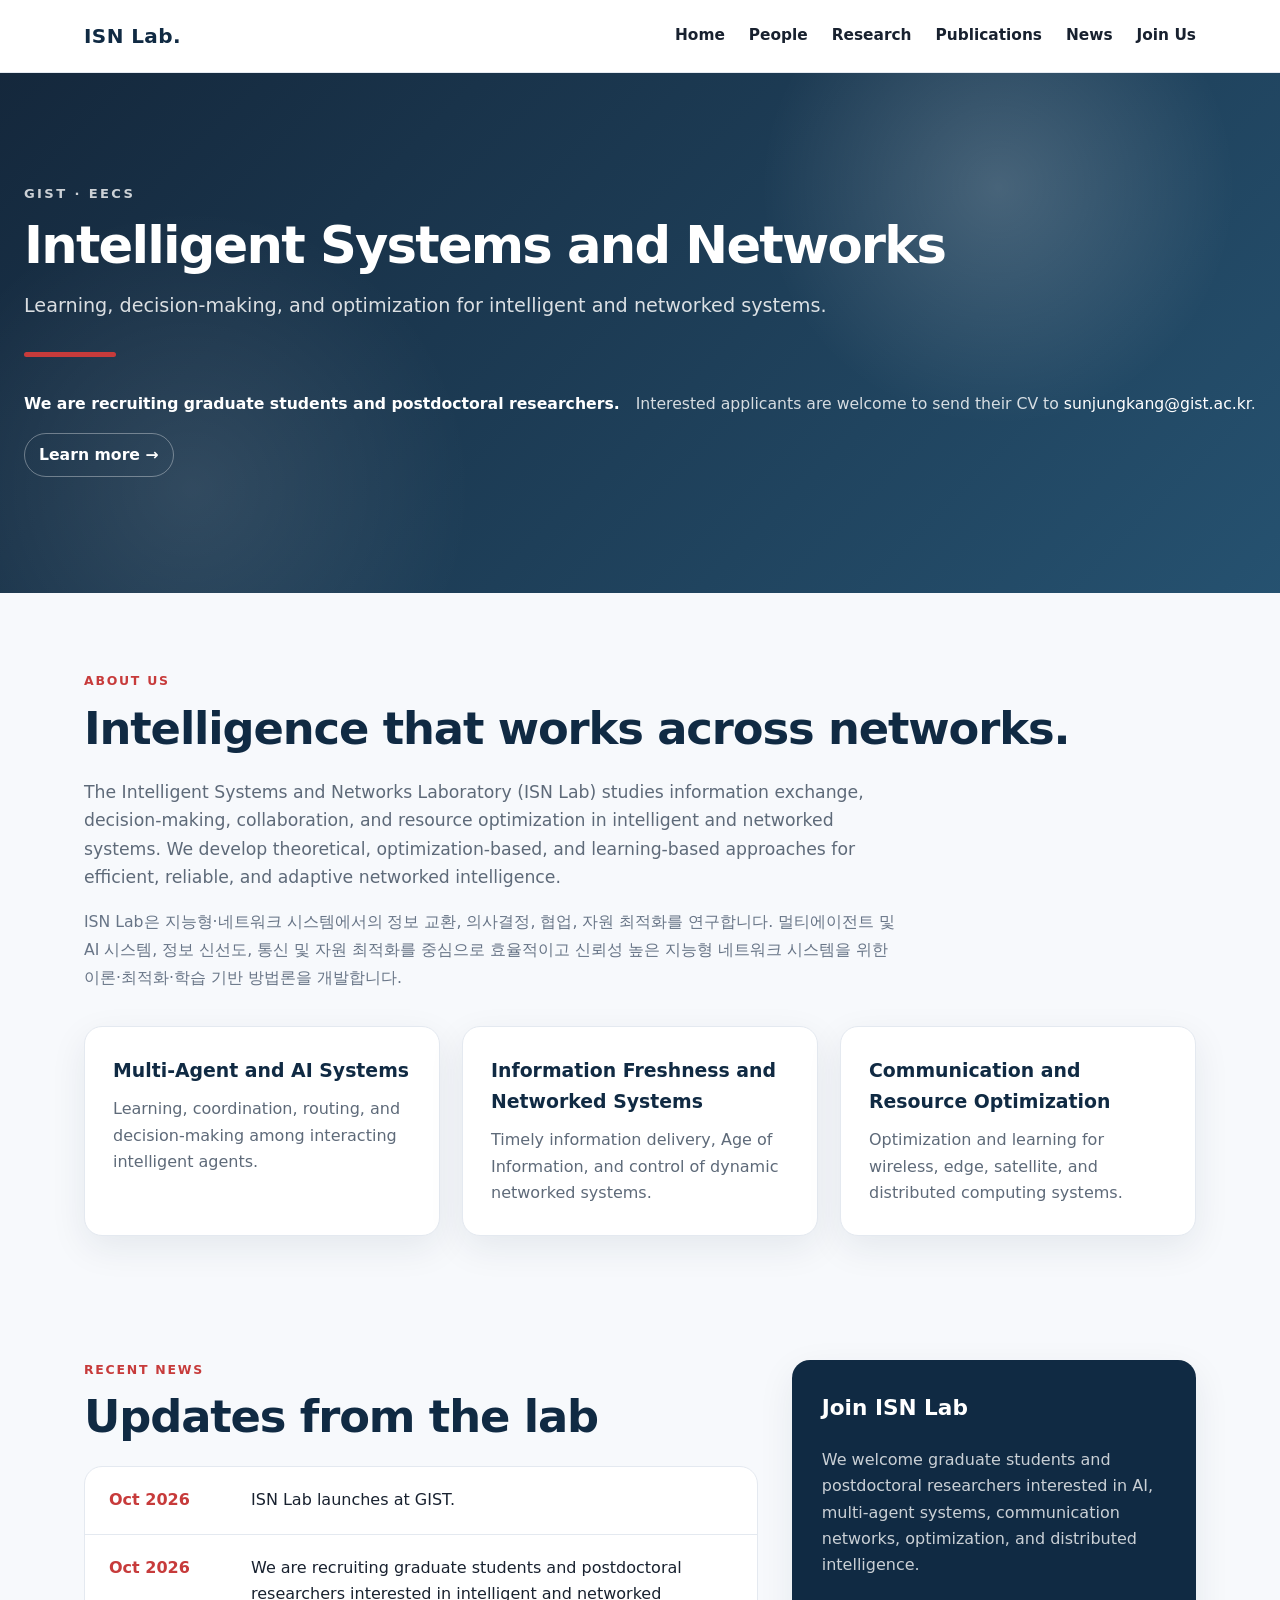
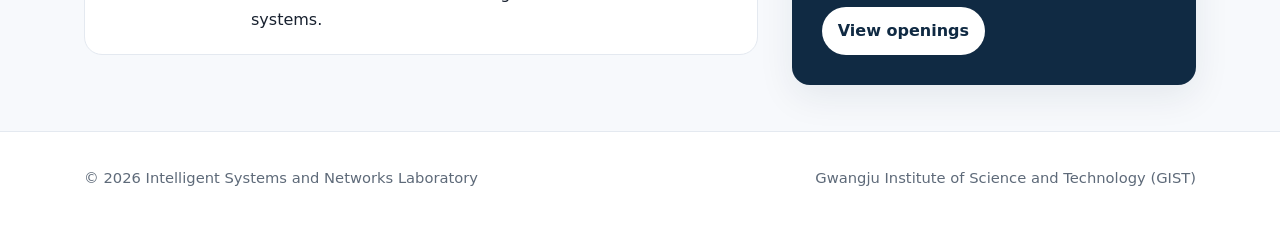
<file: index.html>
<!DOCTYPE html>
<html lang="en">
<head>
  <meta charset="UTF-8">
  <meta name="viewport" content="width=device-width, initial-scale=1.0">
  <meta name="description" content="Intelligent Systems and Networks Laboratory at GIST">
  <title>Home | ISN Lab</title>
  <link rel="stylesheet" href="assets/css/style.css">
</head>
<body>

<header class="site-header">
  <nav class="nav">
    <a class="brand" href="index.html">ISN Lab.</a>
    <div class="nav-links">
      <a href="index.html">Home</a>
      <a href="people.html">People</a>
      <a href="research.html">Research</a>
      <a href="publications.html">Publications</a>
      <a href="news.html">News</a>
      <a href="join.html">Join Us</a>
    </div>
  </nav>
</header>


<main>
  <section class="hero">
    <div class="hero-inner">
      <div class="kicker">GIST · EECS</div>
      <h1>Intelligent Systems and Networks</h1>
      <p class="tagline">
        Learning, decision-making, and optimization for intelligent and networked systems.
      </p>

      <div class="hero-underline"></div>

      <div class="hero-recruiting">
        <strong>We are recruiting graduate students and postdoctoral researchers.</strong>
        <span>
          Interested applicants are welcome to send their CV to
          <a href="mailto:sunjungkang@gist.ac.kr">sunjungkang@gist.ac.kr</a>.
        </span>
        <a class="hero-recruiting-link" href="join.html">Learn more →</a>
      </div>
    </div>
  </section>


  <section class="section">
    <div class="eyebrow">About us</div>

    <h2 class="section-title">
      Intelligence that works across networks.
    </h2>

    <p class="section-lead">
      The Intelligent Systems and Networks Laboratory (ISN Lab) studies information exchange,
      decision-making, collaboration, and resource optimization in intelligent and networked systems.
      We develop theoretical, optimization-based, and learning-based approaches for efficient,
      reliable, and adaptive networked intelligence.
    </p>

    <p class="section-lead korean-intro">
      ISN Lab은 지능형·네트워크 시스템에서의 정보 교환, 의사결정, 협업, 자원 최적화를 연구합니다.
      멀티에이전트 및 AI 시스템, 정보 신선도, 통신 및 자원 최적화를 중심으로
      효율적이고 신뢰성 높은 지능형 네트워크 시스템을 위한 이론·최적화·학습 기반 방법론을 개발합니다.
    </p>

    <div class="grid-3">

      <article class="card">
        <h3>Multi-Agent and AI Systems</h3>
        <p>
          Learning, coordination, routing, and decision-making among interacting intelligent agents.
        </p>
      </article>

      <article class="card">
        <h3>Information Freshness and Networked Systems</h3>
        <p>
          Timely information delivery, Age of Information, and control of dynamic networked systems.
        </p>
      </article>

      <article class="card">
        <h3>Communication and Resource Optimization</h3>
        <p>
          Optimization and learning for wireless, edge, satellite, and distributed computing systems.
        </p>
      </article>

    </div>
  </section>


  <section class="section compact">
    <div class="split">

      <div>
        <div class="eyebrow">Recent news</div>

        <h2 class="section-title">
          Updates from the lab
        </h2>

        <ul class="news-list">
          <li>
            <span class="news-date">Oct 2026</span>
            <span class="news-text">
              ISN Lab launches at GIST.
            </span>
          </li>

          <li>
            <span class="news-date">Oct 2026</span>
            <span class="news-text">
              We are recruiting graduate students and postdoctoral researchers
              interested in intelligent and networked systems.
            </span>
          </li>
        </ul>
      </div>


      <aside class="callout">
        <h3>Join ISN Lab</h3>

        <p>
          We welcome graduate students and postdoctoral researchers interested in
          AI, multi-agent systems, communication networks, optimization,
          and distributed intelligence.
        </p>

        <a class="button" href="join.html">
          View openings
        </a>
      </aside>

    </div>
  </section>
</main>


<footer class="footer">
  <div class="footer-inner">
    <div>
      © 2026 Intelligent Systems and Networks Laboratory
    </div>

    <div>
      Gwangju Institute of Science and Technology (GIST)
    </div>
  </div>
</footer>

</body>
</html>
</file>
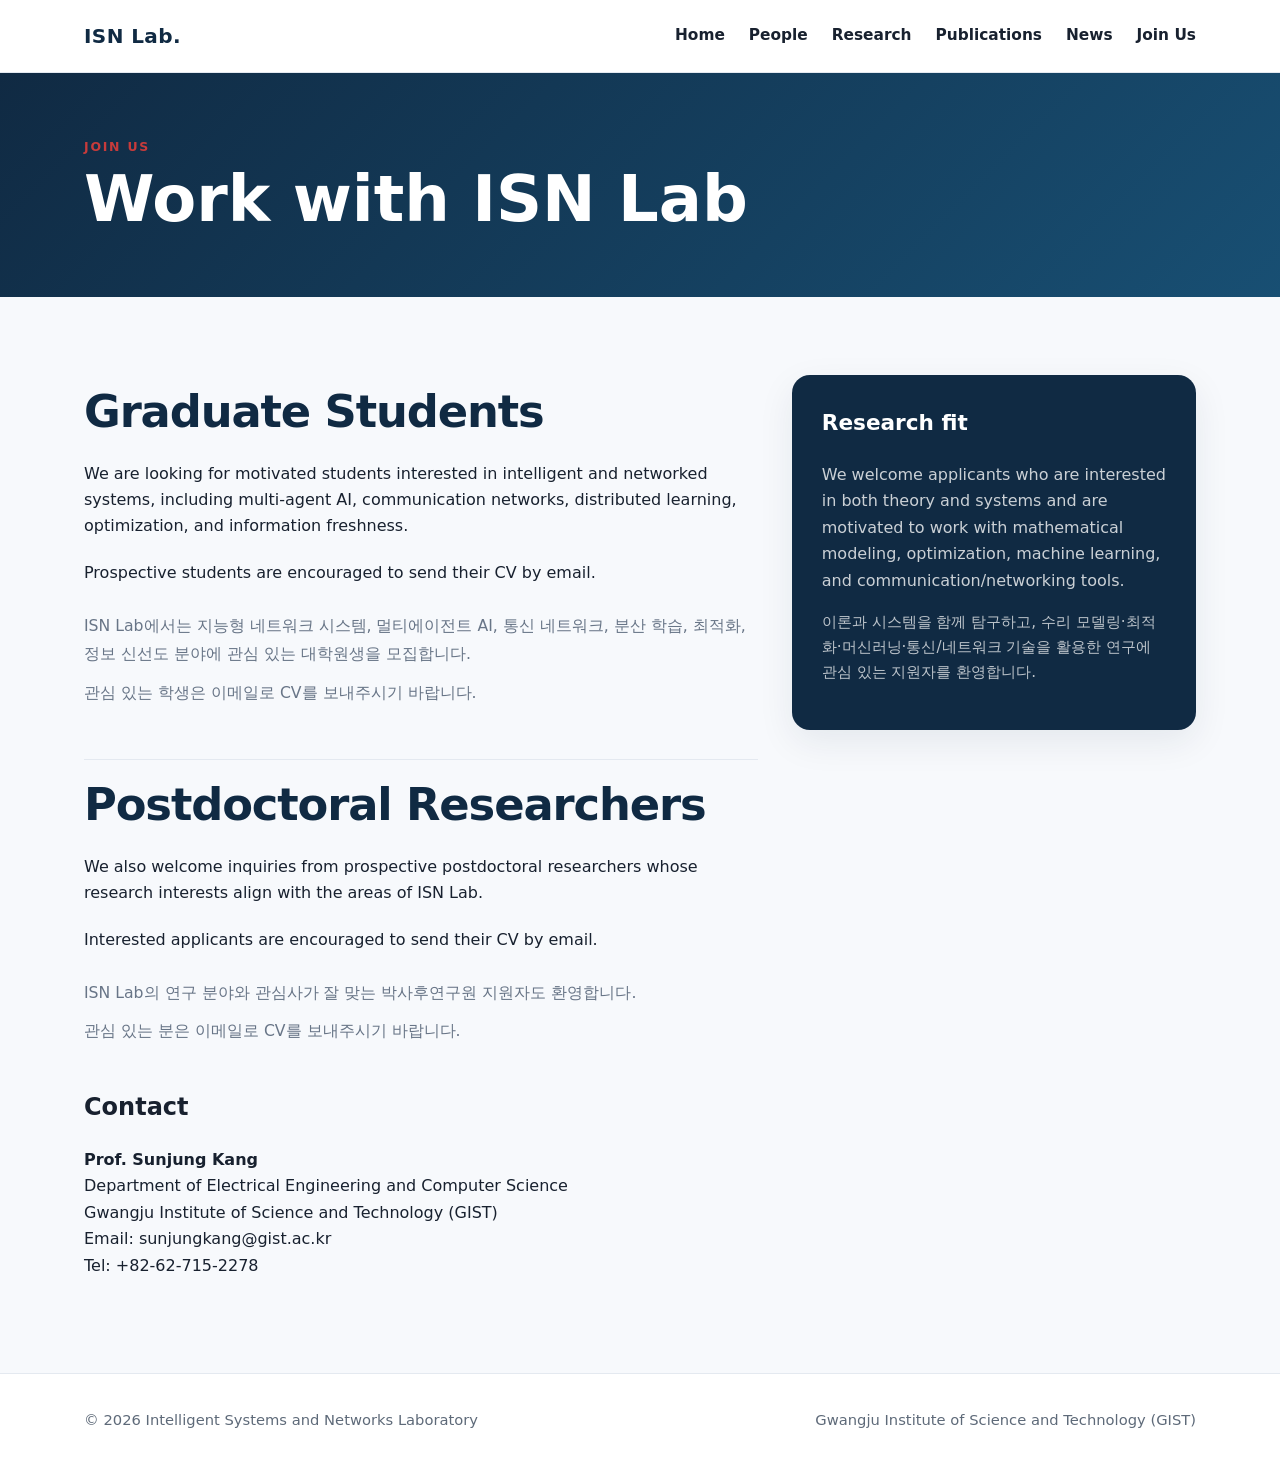
<file: join.html>
<!DOCTYPE html>
<html lang="en">
<head>
  <meta charset="UTF-8">
  <meta name="viewport" content="width=device-width, initial-scale=1.0">
  <meta name="description" content="Intelligent Systems and Networks Laboratory at GIST">
  <title>Join Us | ISN Lab</title>
  <link rel="stylesheet" href="assets/css/style.css">
</head>

<body>

<header class="site-header">
  <nav class="nav">
    <a class="brand" href="index.html">ISN Lab.</a>

    <div class="nav-links">
      <a href="index.html">Home</a>
      <a href="people.html">People</a>
      <a href="research.html">Research</a>
      <a href="publications.html">Publications</a>
      <a href="news.html">News</a>
      <a href="join.html">Join Us</a>
    </div>
  </nav>
</header>


<div class="page-hero">
  <section class="section">
    <div class="eyebrow">Join us</div>
    <h1>Work with ISN Lab</h1>
  </section>
</div>


<main class="section">
  <div class="split">

    <div>

      <!-- Graduate Students -->
      <h2 class="section-title">Graduate Students</h2>

      <div class="recruitment-text">
        <p>
          We are looking for motivated students interested in intelligent and networked systems,
          including multi-agent AI, communication networks, distributed learning, optimization,
          and information freshness.
        </p>

        <p>
          Prospective students are encouraged to send their CV by email.
        </p>

        <div class="recruitment-korean">
          <p>
            ISN Lab에서는 지능형 네트워크 시스템, 멀티에이전트 AI, 통신 네트워크,
            분산 학습, 최적화, 정보 신선도 분야에 관심 있는 대학원생을 모집합니다.
          </p>

          <p>
            관심 있는 학생은 이메일로 CV를 보내주시기 바랍니다.
          </p>
        </div>
      </div>


      <!-- Postdoctoral Researchers -->
      <h2 class="section-title" style="margin-top:52px;">
        Postdoctoral Researchers
      </h2>

      <div class="recruitment-text">
        <p>
          We also welcome inquiries from prospective postdoctoral researchers
          whose research interests align with the areas of ISN Lab.
        </p>

        <p>
          Interested applicants are encouraged to send their CV by email.
        </p>

        <div class="recruitment-korean">
          <p>
            ISN Lab의 연구 분야와 관심사가 잘 맞는 박사후연구원 지원자도 환영합니다.
          </p>

          <p>
            관심 있는 분은 이메일로 CV를 보내주시기 바랍니다.
          </p>
        </div>
      </div>


      <!-- Contact -->
      <h2 style="margin-top:42px;">Contact</h2>

      <p>
        <strong>Prof. Sunjung Kang</strong><br>
        Department of Electrical Engineering and Computer Science<br>
        Gwangju Institute of Science and Technology (GIST)<br>
        Email:
        <a href="mailto:sunjungkang@gist.ac.kr">
          sunjungkang@gist.ac.kr
        </a><br>
        Tel: +82-62-715-2278
      </p>

    </div>


    <!-- Research Fit -->
    <aside class="callout">

      <h3>Research fit</h3>

      <p>
        We welcome applicants who are interested in both theory and systems
        and are motivated to work with mathematical modeling, optimization,
        machine learning, and communication/networking tools.
      </p>

      <p style="margin-top:16px; font-size:0.95rem; color:rgba(255,255,255,.72);">
        이론과 시스템을 함께 탐구하고,
        수리 모델링·최적화·머신러닝·통신/네트워크 기술을 활용한 연구에
        관심 있는 지원자를 환영합니다.
      </p>

    </aside>

  </div>
</main>


<footer class="footer">
  <div class="footer-inner">
    <div>© 2026 Intelligent Systems and Networks Laboratory</div>
    <div>Gwangju Institute of Science and Technology (GIST)</div>
  </div>
</footer>

</body>
</html>
</file>
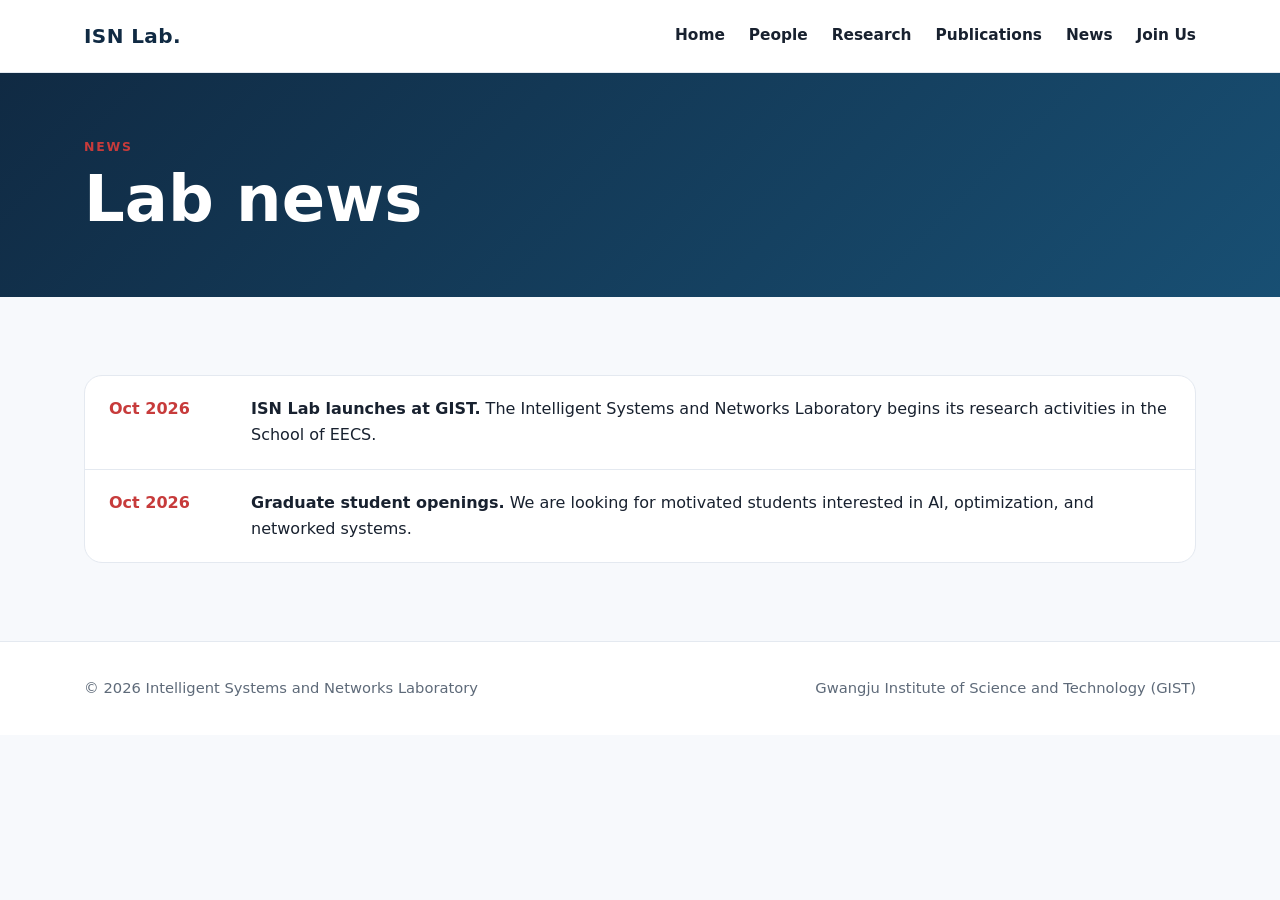
<file: news.html>
<!DOCTYPE html>
<html lang="en">
<head>
  <meta charset="UTF-8">
  <meta name="viewport" content="width=device-width, initial-scale=1.0">
  <meta name="description" content="Intelligent Systems and Networks Laboratory at GIST">
  <title>News | ISN Lab</title>
  <link rel="stylesheet" href="assets/css/style.css">
</head>
<body>

<header class="site-header">
  <nav class="nav">
    <a class="brand" href="index.html">ISN Lab.</a>
    <div class="nav-links">
      <a href="index.html">Home</a>
      <a href="people.html">People</a>
      <a href="research.html">Research</a>
      <a href="publications.html">Publications</a>
      <a href="news.html">News</a>
      <a href="join.html">Join Us</a>
    </div>
  </nav>
</header>


<div class="page-hero">
  <section class="section">
    <div class="eyebrow">News</div>
    <h1>Lab news</h1>
  </section>
</div>
<main class="section">
  <ul class="news-list">
    <li><span class="news-date">Oct 2026</span><span class="news-text"><strong>ISN Lab launches at GIST.</strong> The Intelligent Systems and Networks Laboratory begins its research activities in the School of EECS.</span></li>
    <li><span class="news-date">Oct 2026</span><span class="news-text"><strong>Graduate student openings.</strong> We are looking for motivated students interested in AI, optimization, and networked systems.</span></li>
  </ul>
</main>


<footer class="footer">
  <div class="footer-inner">
    <div>© 2026 Intelligent Systems and Networks Laboratory</div>
    <div>Gwangju Institute of Science and Technology (GIST)</div>
  </div>
</footer>

</body>
</html>
</file>
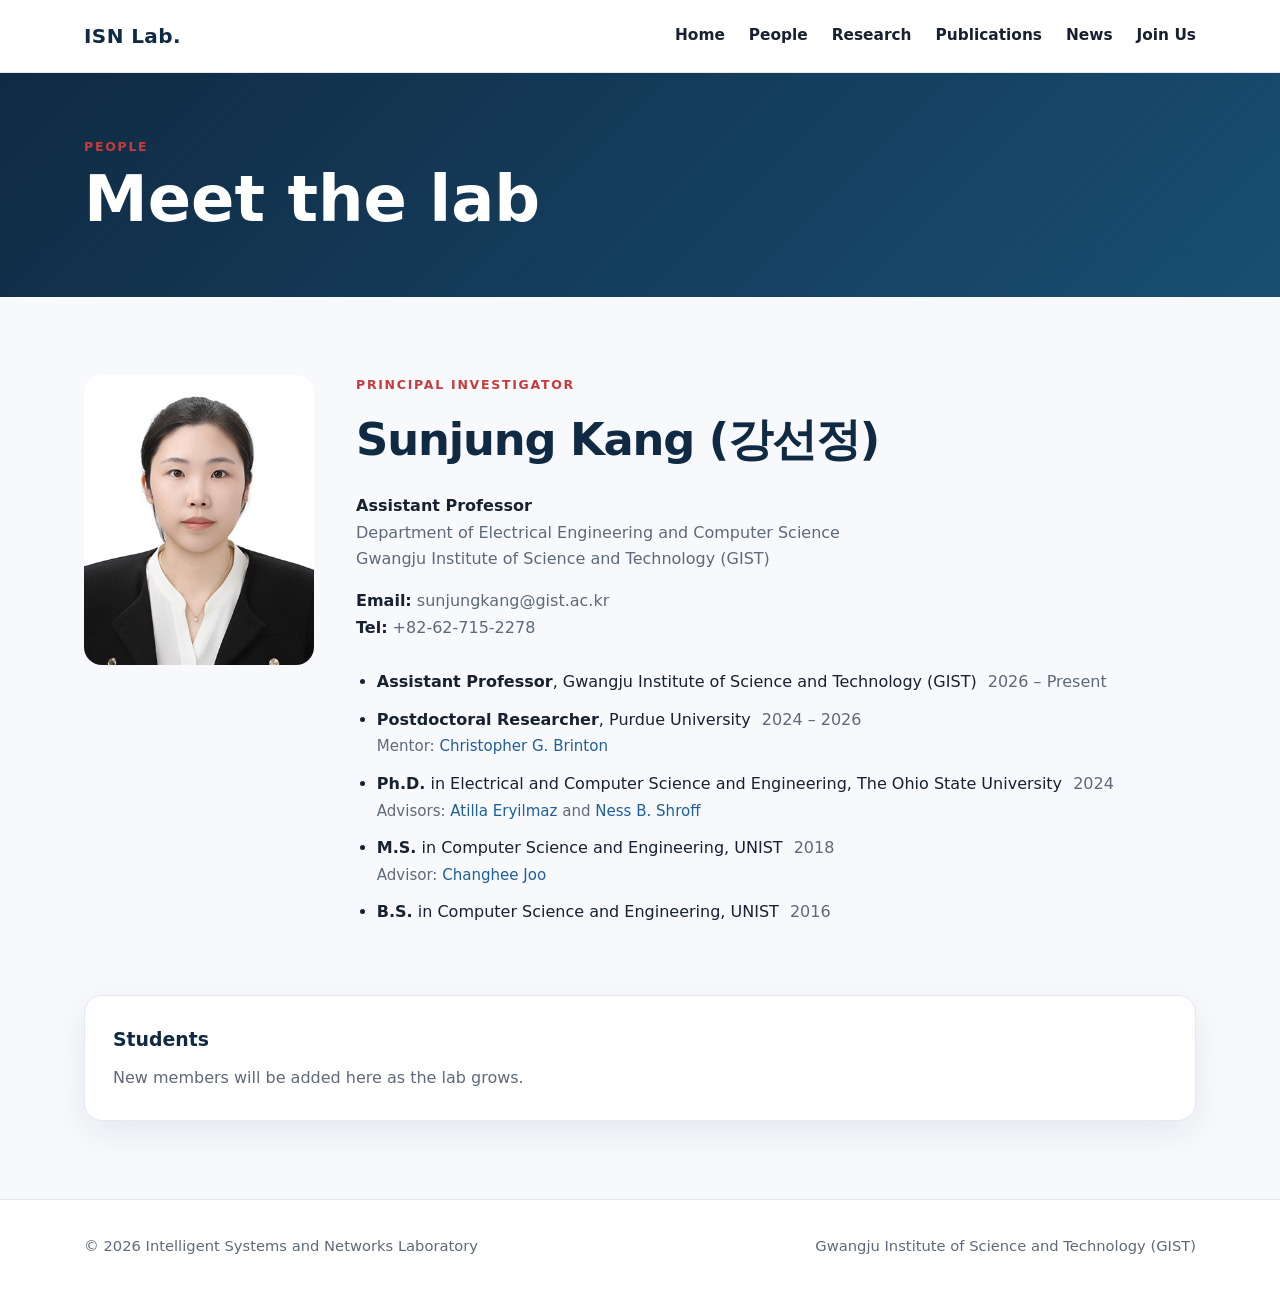
<file: people.html>
<!DOCTYPE html>
<html lang="en">
<head>
  <meta charset="UTF-8">
  <meta name="viewport" content="width=device-width, initial-scale=1.0">
  <meta name="description" content="Intelligent Systems and Networks Laboratory at GIST">
  <title>People | ISN Lab</title>
  <link rel="stylesheet" href="assets/css/style.css">
</head>
<body>

<header class="site-header">
  <nav class="nav">
    <a class="brand" href="index.html">ISN Lab.</a>
    <div class="nav-links">
      <a href="index.html">Home</a>
      <a href="people.html">People</a>
      <a href="research.html">Research</a>
      <a href="publications.html">Publications</a>
      <a href="news.html">News</a>
      <a href="join.html">Join Us</a>
    </div>
  </nav>
</header>


<div class="page-hero">
  <section class="section">
    <div class="eyebrow">People</div>
    <h1>Meet the lab</h1>
  </section>
</div>
<main class="section">
  <div class="person">
    <img class="profile-photo" src="Sunjung_Kang.jpg" alt="Sunjung Kang">

    <div>
      <div class="eyebrow">Principal Investigator</div>

      <h2 class="section-title" style="margin-top:8px">
        Sunjung Kang (강선정)
      </h2>

      <p class="meta">
        <strong>Assistant Professor</strong><br>
        Department of Electrical Engineering and Computer Science<br>
        Gwangju Institute of Science and Technology (GIST)
      </p>

      <p class="meta">
        <strong>Email:</strong>
        <a href="mailto:sunjungkang@gist.ac.kr">sunjungkang@gist.ac.kr</a><br>
        <strong>Tel:</strong> +82-62-715-2278
      </p>

      <ul class="profile-history">
        <li>
          <strong>Assistant Professor</strong>, Gwangju Institute of Science and Technology (GIST)
          <span>2026 – Present</span>
        </li>

        <li>
          <strong>Postdoctoral Researcher</strong>, Purdue University
          <span>2024 – 2026</span><br>
          <span class="advisor">
            Mentor:
            <a href="https://www.cbrinton.net/" target="_blank" rel="noopener">
              Christopher G. Brinton
            </a>
          </span>
        </li>
        
        <li>
          <strong>Ph.D.</strong> in Electrical and Computer Science and Engineering,
          The Ohio State University
          <span>2024</span><br>
          <span class="advisor">
            Advisors:
            <a href="https://www.atillaeryilmaz.com/" target="_blank" rel="noopener">
              Atilla Eryilmaz
            </a>
            and
            <a href="https://u.osu.edu/shroff-11/" target="_blank" rel="noopener">
              Ness B. Shroff
            </a>
          </span>
        </li>
        
        <li>
          <strong>M.S.</strong> in Computer Science and Engineering, UNIST
          <span>2018</span><br>
          <span class="advisor">
            Advisor:
            <a href="https://rain.korea.ac.kr/" target="_blank" rel="noopener">
              Changhee Joo
            </a>
          </span>
        </li>

        <li>
          <strong>B.S.</strong> in Computer Science and Engineering, UNIST
          <span>2016</span>
        </li>
      </ul>

      
    </div>
  </div>

  <div style="height:42px"></div>

  <div class="card">
    <h3>Students</h3>
    <p>New members will be added here as the lab grows.</p>
  </div>
</main>


<footer class="footer">
  <div class="footer-inner">
    <div>© 2026 Intelligent Systems and Networks Laboratory</div>
    <div>Gwangju Institute of Science and Technology (GIST)</div>
  </div>
</footer>

</body>
</html>
</file>
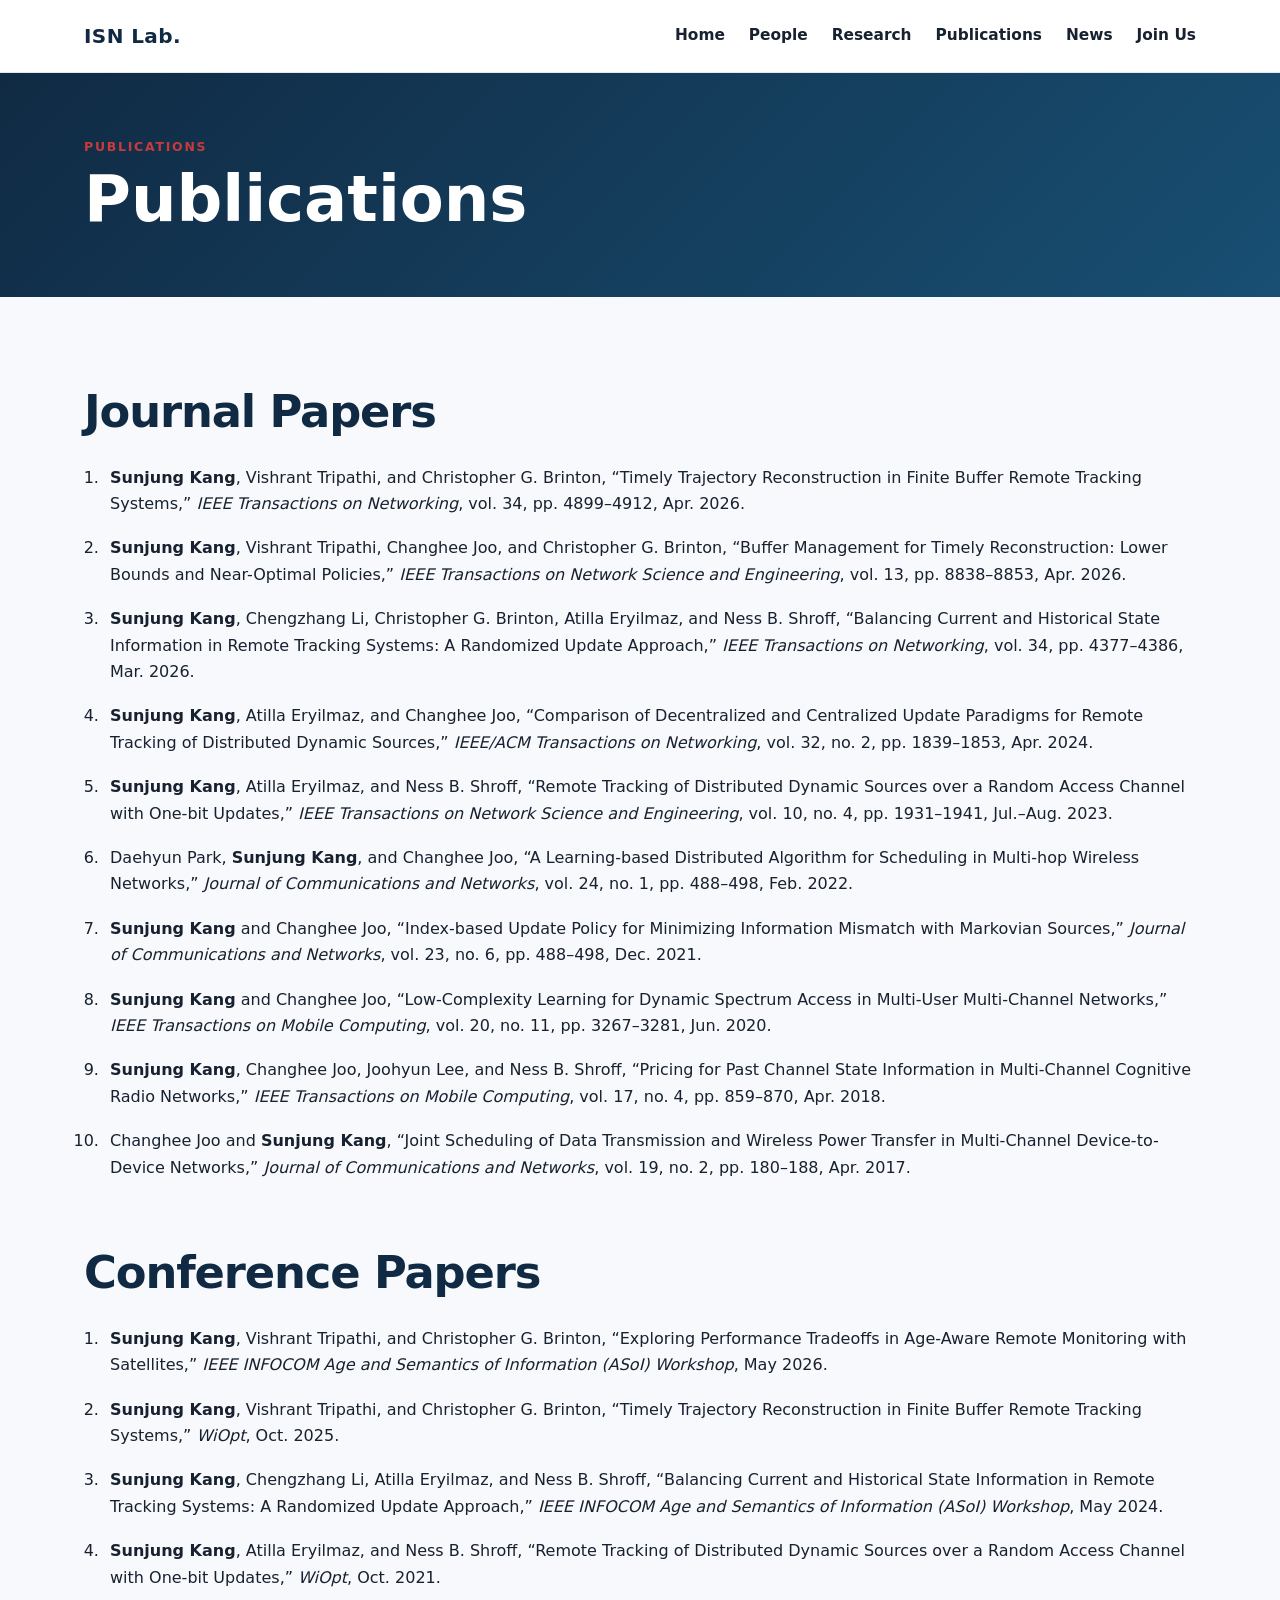
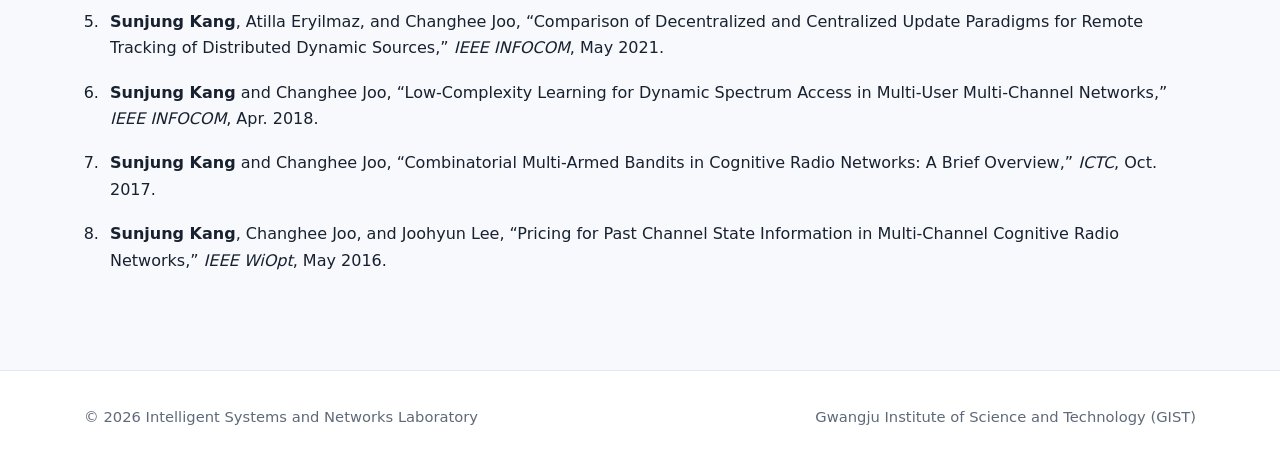
<file: publications.html>
<!DOCTYPE html>
<html lang="en">
<head>
  <meta charset="UTF-8">
  <meta name="viewport" content="width=device-width, initial-scale=1.0">
  <meta name="description" content="Intelligent Systems and Networks Laboratory at GIST">
  <title>Publications | ISN Lab</title>
  <link rel="stylesheet" href="assets/css/style.css">
</head>
<body>

<header class="site-header">
  <nav class="nav">
    <a class="brand" href="index.html">ISN Lab.</a>
    <div class="nav-links">
      <a href="index.html">Home</a>
      <a href="people.html">People</a>
      <a href="research.html">Research</a>
      <a href="publications.html">Publications</a>
      <a href="news.html">News</a>
      <a href="join.html">Join Us</a>
    </div>
  </nav>
</header>


<div class="page-hero">
  <section class="section">
    <div class="eyebrow">Publications</div>
    <h1>Publications</h1>
  </section>
</div>
<main class="section">

  <h2 class="section-title">Journal Papers</h2>
  <ol class="pub-list">

    <li>
      <strong>Sunjung Kang</strong>, Vishrant Tripathi, and Christopher G. Brinton,
      “Timely Trajectory Reconstruction in Finite Buffer Remote Tracking Systems,”
      <em>IEEE Transactions on Networking</em>, vol. 34, pp. 4899–4912, Apr. 2026.
    </li>

    <li>
      <strong>Sunjung Kang</strong>, Vishrant Tripathi, Changhee Joo, and Christopher G. Brinton,
      “Buffer Management for Timely Reconstruction: Lower Bounds and Near-Optimal Policies,”
      <em>IEEE Transactions on Network Science and Engineering</em>,
      vol. 13, pp. 8838–8853, Apr. 2026.
    </li>

    <li>
      <strong>Sunjung Kang</strong>, Chengzhang Li, Christopher G. Brinton,
      Atilla Eryilmaz, and Ness B. Shroff,
      “Balancing Current and Historical State Information in Remote Tracking Systems:
      A Randomized Update Approach,”
      <em>IEEE Transactions on Networking</em>,
      vol. 34, pp. 4377–4386, Mar. 2026.
    </li>

    <li>
      <strong>Sunjung Kang</strong>, Atilla Eryilmaz, and Changhee Joo,
      “Comparison of Decentralized and Centralized Update Paradigms for Remote Tracking
      of Distributed Dynamic Sources,”
      <em>IEEE/ACM Transactions on Networking</em>,
      vol. 32, no. 2, pp. 1839–1853, Apr. 2024.
    </li>

    <li>
      <strong>Sunjung Kang</strong>, Atilla Eryilmaz, and Ness B. Shroff,
      “Remote Tracking of Distributed Dynamic Sources over a Random Access Channel
      with One-bit Updates,”
      <em>IEEE Transactions on Network Science and Engineering</em>,
      vol. 10, no. 4, pp. 1931–1941, Jul.–Aug. 2023.
    </li>

    <li>
      Daehyun Park, <strong>Sunjung Kang</strong>, and Changhee Joo,
      “A Learning-based Distributed Algorithm for Scheduling in Multi-hop Wireless Networks,”
      <em>Journal of Communications and Networks</em>,
      vol. 24, no. 1, pp. 488–498, Feb. 2022.
    </li>

    <li>
      <strong>Sunjung Kang</strong> and Changhee Joo,
      “Index-based Update Policy for Minimizing Information Mismatch with Markovian Sources,”
      <em>Journal of Communications and Networks</em>,
      vol. 23, no. 6, pp. 488–498, Dec. 2021.
    </li>

    <li>
      <strong>Sunjung Kang</strong> and Changhee Joo,
      “Low-Complexity Learning for Dynamic Spectrum Access in Multi-User Multi-Channel Networks,”
      <em>IEEE Transactions on Mobile Computing</em>,
      vol. 20, no. 11, pp. 3267–3281, Jun. 2020.
    </li>

    <li>
      <strong>Sunjung Kang</strong>, Changhee Joo, Joohyun Lee, and Ness B. Shroff,
      “Pricing for Past Channel State Information in Multi-Channel Cognitive Radio Networks,”
      <em>IEEE Transactions on Mobile Computing</em>,
      vol. 17, no. 4, pp. 859–870, Apr. 2018.
    </li>

    <li>
      Changhee Joo and <strong>Sunjung Kang</strong>,
      “Joint Scheduling of Data Transmission and Wireless Power Transfer in Multi-Channel
      Device-to-Device Networks,”
      <em>Journal of Communications and Networks</em>,
      vol. 19, no. 2, pp. 180–188, Apr. 2017.
    </li>

  </ol>

  <h2 class="section-title" style="margin-top:55px;">Conference Papers</h2>
  <ol class="pub-list">

    <li>
      <strong>Sunjung Kang</strong>, Vishrant Tripathi, and Christopher G. Brinton,
      “Exploring Performance Tradeoffs in Age-Aware Remote Monitoring with Satellites,”
      <em>IEEE INFOCOM Age and Semantics of Information (ASoI) Workshop</em>, May 2026.
    </li>

    <li>
      <strong>Sunjung Kang</strong>, Vishrant Tripathi, and Christopher G. Brinton,
      “Timely Trajectory Reconstruction in Finite Buffer Remote Tracking Systems,”
      <em>WiOpt</em>, Oct. 2025.
    </li>

    <li>
      <strong>Sunjung Kang</strong>, Chengzhang Li, Atilla Eryilmaz, and Ness B. Shroff,
      “Balancing Current and Historical State Information in Remote Tracking Systems:
      A Randomized Update Approach,”
      <em>IEEE INFOCOM Age and Semantics of Information (ASoI) Workshop</em>, May 2024.
    </li>

    <li>
      <strong>Sunjung Kang</strong>, Atilla Eryilmaz, and Ness B. Shroff,
      “Remote Tracking of Distributed Dynamic Sources over a Random Access Channel
      with One-bit Updates,”
      <em>WiOpt</em>, Oct. 2021.
    </li>

    <li>
      <strong>Sunjung Kang</strong>, Atilla Eryilmaz, and Changhee Joo,
      “Comparison of Decentralized and Centralized Update Paradigms for Remote Tracking
      of Distributed Dynamic Sources,”
      <em>IEEE INFOCOM</em>, May 2021.
    </li>

    <li>
      <strong>Sunjung Kang</strong> and Changhee Joo,
      “Low-Complexity Learning for Dynamic Spectrum Access in Multi-User Multi-Channel Networks,”
      <em>IEEE INFOCOM</em>, Apr. 2018.
    </li>

    <li>
      <strong>Sunjung Kang</strong> and Changhee Joo,
      “Combinatorial Multi-Armed Bandits in Cognitive Radio Networks: A Brief Overview,”
      <em>ICTC</em>, Oct. 2017.
    </li>

    <li>
      <strong>Sunjung Kang</strong>, Changhee Joo, and Joohyun Lee,
      “Pricing for Past Channel State Information in Multi-Channel Cognitive Radio Networks,”
      <em>IEEE WiOpt</em>, May 2016.
    </li>

  </ol>
</main>


<footer class="footer">
  <div class="footer-inner">
    <div>© 2026 Intelligent Systems and Networks Laboratory</div>
    <div>Gwangju Institute of Science and Technology (GIST)</div>
  </div>
</footer>

</body>
</html>
</file>
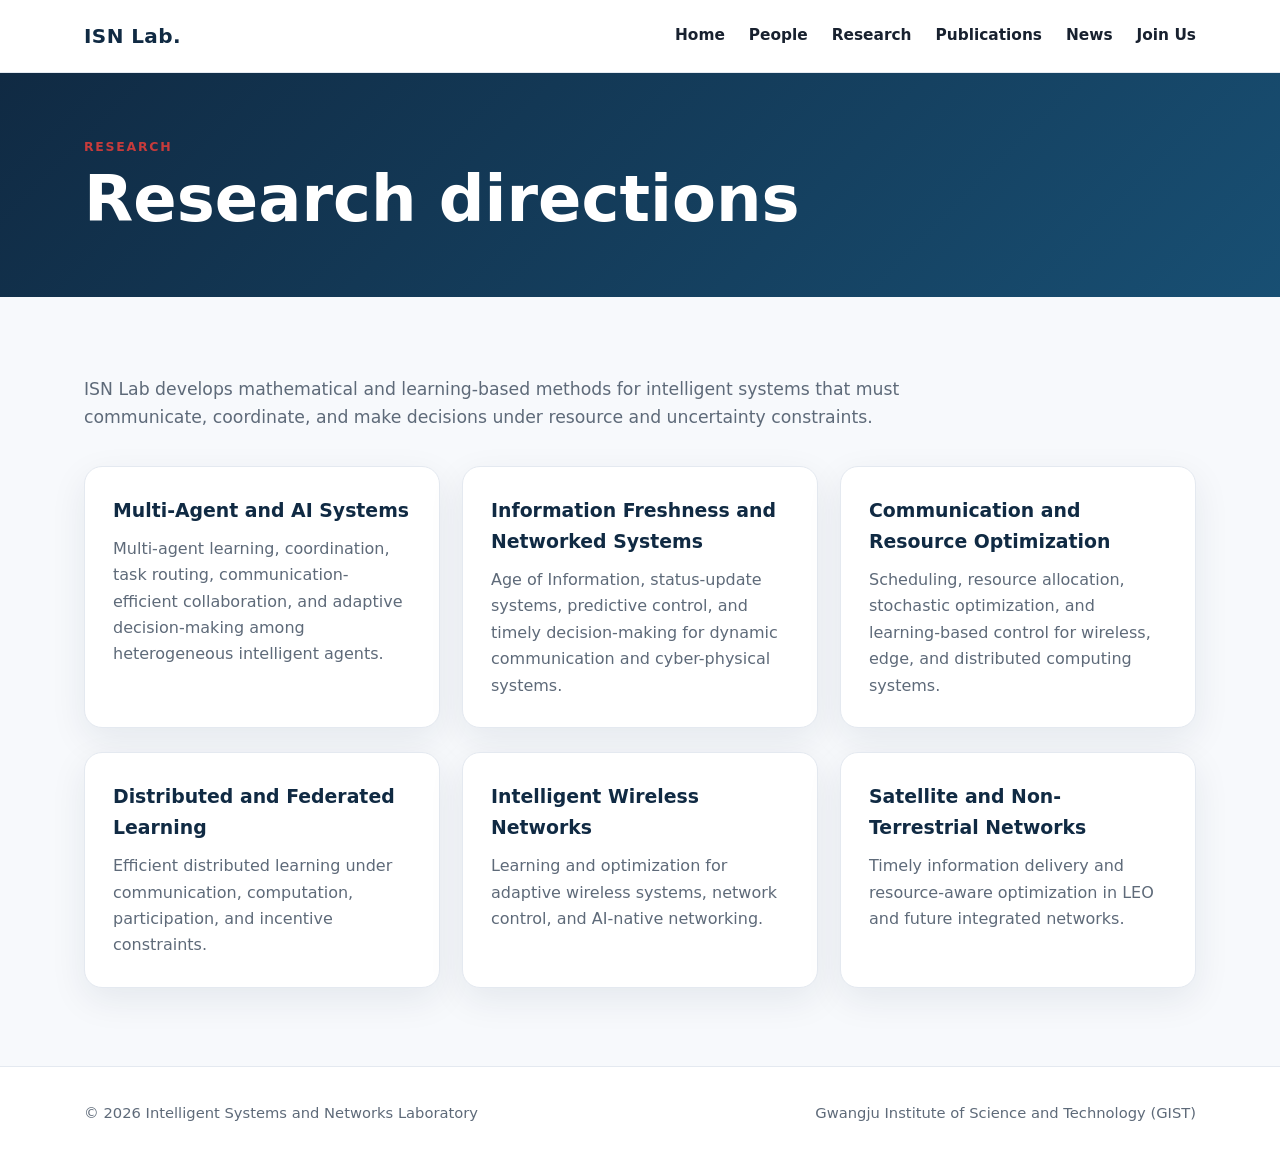
<file: research.html>
<!DOCTYPE html>
<html lang="en">
<head>
  <meta charset="UTF-8">
  <meta name="viewport" content="width=device-width, initial-scale=1.0">
  <meta name="description" content="Intelligent Systems and Networks Laboratory at GIST">
  <title>Research | ISN Lab</title>
  <link rel="stylesheet" href="assets/css/style.css">
</head>
<body>

<header class="site-header">
  <nav class="nav">
    <a class="brand" href="index.html">ISN Lab.</a>
    <div class="nav-links">
      <a href="index.html">Home</a>
      <a href="people.html">People</a>
      <a href="research.html">Research</a>
      <a href="publications.html">Publications</a>
      <a href="news.html">News</a>
      <a href="join.html">Join Us</a>
    </div>
  </nav>
</header>


<div class="page-hero">
  <section class="section">
    <div class="eyebrow">Research</div>
    <h1>Research directions</h1>
  </section>
</div>
<main class="section">
  <p class="section-lead">
    ISN Lab develops mathematical and learning-based methods for intelligent systems that must
    communicate, coordinate, and make decisions under resource and uncertainty constraints.
  </p>

  <div class="grid-3">
    <article class="card">
      <h3>Multi-Agent and AI Systems</h3>
      <p>
        Multi-agent learning, coordination, task routing, communication-efficient collaboration,
        and adaptive decision-making among heterogeneous intelligent agents.
      </p>
    </article>
    <article class="card">
      <h3>Information Freshness and Networked Systems</h3>
      <p>
        Age of Information, status-update systems, predictive control, and timely decision-making
        for dynamic communication and cyber-physical systems.
      </p>
    </article>
    <article class="card">
      <h3>Communication and Resource Optimization</h3>
      <p>
        Scheduling, resource allocation, stochastic optimization, and learning-based control
        for wireless, edge, and distributed computing systems.
      </p>
    </article>
  </div>

  <div style="height:24px"></div>

  <div class="grid-3">
    <article class="card">
      <h3>Distributed and Federated Learning</h3>
      <p>Efficient distributed learning under communication, computation, participation, and incentive constraints.</p>
    </article>
    <article class="card">
      <h3>Intelligent Wireless Networks</h3>
      <p>Learning and optimization for adaptive wireless systems, network control, and AI-native networking.</p>
    </article>
    <article class="card">
      <h3>Satellite and Non-Terrestrial Networks</h3>
      <p>Timely information delivery and resource-aware optimization in LEO and future integrated networks.</p>
    </article>
  </div>
</main>


<footer class="footer">
  <div class="footer-inner">
    <div>© 2026 Intelligent Systems and Networks Laboratory</div>
    <div>Gwangju Institute of Science and Technology (GIST)</div>
  </div>
</footer>

</body>
</html>
</file>
<file: assets/css/style.css>
:root {
  --bg: #f7f9fc;
  --surface: #ffffff;
  --text: #18212f;
  --muted: #5e6a79;
  --line: #e4e9f0;
  --navy: #102a43;
  --blue: #1f5f9b;
  --accent: #c73b3b;
  --shadow: 0 12px 36px rgba(16, 42, 67, 0.08);
  --radius: 18px;
  --max: 1160px;
}

* { box-sizing: border-box; }
html { scroll-behavior: smooth; }
body {
  margin: 0;
  font-family: Inter, ui-sans-serif, system-ui, -apple-system, BlinkMacSystemFont, "Segoe UI", sans-serif;
  color: var(--text);
  background: var(--bg);
  line-height: 1.65;
}
a { color: inherit; text-decoration: none; }
a:hover { color: var(--blue); }

.site-header {
  position: sticky;
  top: 0;
  z-index: 50;
  background: rgba(255,255,255,.94);
  backdrop-filter: blur(12px);
  border-bottom: 1px solid var(--line);
}
.nav {
  max-width: var(--max);
  margin: 0 auto;
  padding: 0 24px;
  min-height: 72px;
  display: flex;
  align-items: center;
  justify-content: space-between;
  gap: 28px;
}
.brand {
  font-weight: 800;
  font-size: 1.25rem;
  letter-spacing: .02em;
  color: var(--navy);
}
.nav-links {
  display: flex;
  align-items: center;
  flex-wrap: wrap;
  gap: 24px;
  font-size: .96rem;
  font-weight: 650;
}
.nav-links a.active { color: var(--accent); }

.hero {
  color: #fff;
  min-height: 520px;
  display: grid;
  align-items: center;
  background:
    radial-gradient(circle at 78% 22%, rgba(255,255,255,.18), transparent 22%),
    radial-gradient(circle at 15% 80%, rgba(255,255,255,.10), transparent 24%),
    linear-gradient(135deg, rgba(11,31,52,.96), rgba(17,65,98,.91)),
    repeating-linear-gradient(110deg, rgba(255,255,255,.03) 0 2px, transparent 2px 18px);
}
.hero-inner {
  max-width: 1400px;
  margin: 0 auto;
  padding: 86px 24px 92px;
}
.kicker {
  text-transform: uppercase;
  letter-spacing: .18em;
  font-size: .82rem;
  font-weight: 800;
  opacity: .78;
}
.hero h1 {
  max-width: none;
  margin: 14px 0 18px;
  font-size: clamp(2.8rem, 4vw, 4rem);
  line-height: 1.05;
  letter-spacing: -.035em;
  white-space: nowrap;
}

.hero .tagline {
  max-width: none;
  margin: 0;
  font-size: clamp(1.05rem, 1.5vw, 1.25rem);
  color: rgba(255,255,255,.84);
  white-space: nowrap;
}
.hero-underline {
  width: 92px;
  height: 5px;
  background: var(--accent);
  margin-top: 30px;
  border-radius: 999px;
}

.section {
  max-width: var(--max);
  margin: 0 auto;
  padding: 78px 24px;
}
.section.compact { padding-top: 46px; padding-bottom: 46px; }
.section-title {
  margin: 0 0 12px;
  font-size: clamp(1.9rem, 3.5vw, 2.8rem);
  letter-spacing: -.025em;
  color: var(--navy);
}
.section-lead {
  max-width: 820px;
  color: var(--muted);
  font-size: 1.08rem;
  margin: 0 0 34px;
}
.eyebrow {
  color: var(--accent);
  font-weight: 800;
  text-transform: uppercase;
  letter-spacing: .14em;
  font-size: .78rem;
}
.grid-3 {
  display: grid;
  grid-template-columns: repeat(3, 1fr);
  gap: 22px;
}
.card {
  background: var(--surface);
  border: 1px solid var(--line);
  border-radius: var(--radius);
  padding: 28px;
  box-shadow: var(--shadow);
}
.card h3 {
  margin: 0 0 10px;
  color: var(--navy);
  font-size: 1.18rem;
}
.card p { margin: 0; color: var(--muted); }

.split {
  display: grid;
  grid-template-columns: 1.25fr .75fr;
  gap: 34px;
  align-items: start;
}
.callout {
  background: var(--navy);
  color: #fff;
  border-radius: var(--radius);
  padding: 30px;
  box-shadow: var(--shadow);
}
.callout h3 { margin-top: 0; font-size: 1.35rem; }
.callout p { color: rgba(255,255,255,.78); }
.button {
  display: inline-block;
  margin-top: 12px;
  padding: 11px 16px;
  border-radius: 999px;
  background: #fff;
  color: var(--navy);
  font-weight: 800;
}
.news-list {
  list-style: none;
  margin: 0;
  padding: 0;
  background: var(--surface);
  border: 1px solid var(--line);
  border-radius: var(--radius);
  overflow: hidden;
}
.news-list li {
  display: grid;
  grid-template-columns: 120px 1fr;
  gap: 22px;
  padding: 20px 24px;
  border-bottom: 1px solid var(--line);
}
.news-list li:last-child { border-bottom: 0; }
.news-date { color: var(--accent); font-weight: 800; }
.news-text { color: var(--text); }

.page-hero {
  background: linear-gradient(135deg, #102a43, #184f73);
  color: #fff;
}
.page-hero .section { padding-top: 64px; padding-bottom: 64px; }
.page-hero h1 {
  margin: 8px 0 0;
  font-size: clamp(2.5rem, 5vw, 4rem);
  line-height: 1.05;
}
.person {
  display: grid;
  grid-template-columns: 230px 1fr;
  gap: 42px;
  align-items: start;
}
.avatar {
  width: 170px;
  aspect-ratio: 1;
  border-radius: 22px;
  display: grid;
  place-items: center;
  background: linear-gradient(145deg, #153a59, #286c94);
  color: #fff;
  font-size: 3rem;
  font-weight: 800;
  letter-spacing: -.04em;
}
.meta { color: var(--muted); }
.meta strong { color: var(--text); }

.pub-list {
  padding-left: 1.25rem;
}
.pub-list li {
  margin-bottom: 18px;
  padding-left: 6px;
}
.note {
  padding: 18px 20px;
  border-left: 4px solid var(--accent);
  background: #fff;
  border-radius: 0 12px 12px 0;
  color: var(--muted);
}

.footer {
  border-top: 1px solid var(--line);
  background: #fff;
}
.footer-inner {
  max-width: var(--max);
  margin: 0 auto;
  padding: 34px 24px;
  display: flex;
  gap: 20px;
  justify-content: space-between;
  flex-wrap: wrap;
  color: var(--muted);
  font-size: .92rem;
}

@media (max-width: 820px) {
  .nav { align-items: flex-start; padding-top: 18px; padding-bottom: 18px; }
  .nav-links { gap: 14px; }
  .grid-3, .split { grid-template-columns: 1fr; }
  .person { grid-template-columns: 1fr; }
  .news-list li { grid-template-columns: 1fr; gap: 4px; }
  .hero { min-height: 440px; }

  .hero h1,
  .hero .tagline {
    white-space: normal;
  }
}

.profile-photo {
  width: 230px;
  height: 290px;
  object-fit: cover;
  object-position: center top;
  border-radius: 18px;
  display: block;
}
.korean-intro {
  font-size: 0.98rem;
  color: #687587;
  margin-top: -18px;
  line-height: 1.8;
}
.recruitment-text > p {
  margin: 0 0 20px;
}

.recruitment-korean {
  margin-top: 26px;
  color: #687587;
  font-size: 0.98rem;
  line-height: 1.8;
}

.recruitment-korean p {
  margin: 0 0 10px;
}

.hero-recruiting {
  margin-top: 34px;
  display: flex;
  align-items: center;
  gap: 16px;
  flex-wrap: wrap;
  font-size: 0.98rem;
  color: rgba(255,255,255,.82);
}

.hero-recruiting strong {
  color: #fff;
}

.hero-recruiting a {
  color: #fff;
}

.hero-recruiting-link {
  padding: 8px 14px;
  border: 1px solid rgba(255,255,255,.35);
  border-radius: 999px;
  font-weight: 700;
}

.hero-recruiting-link:hover {
  background: rgba(255,255,255,.10);
  color: #fff;
}

.profile-history {
  margin: 28px 0;
  padding-left: 1.3rem;
  color: var(--text);
}

.profile-history li {
  margin-bottom: 12px;
  line-height: 1.6;
}

.profile-history span {
  color: var(--muted);
  margin-left: 6px;
  white-space: nowrap;
}

.advisor {
  display: inline-block;
  margin-top: 2px;
  margin-left: 0 !important;
  color: var(--muted);
  font-size: 0.94rem;
}

.advisor a {
  color: var(--blue);
  text-decoration: none;
}

.recruitment-text {
  margin-bottom: 8px;
}

.recruitment-text + .section-title {
  padding-top: 8px;
  border-top: 1px solid var(--line);
}

.advisor a:hover {
  text-decoration: underline;
}
</file>
